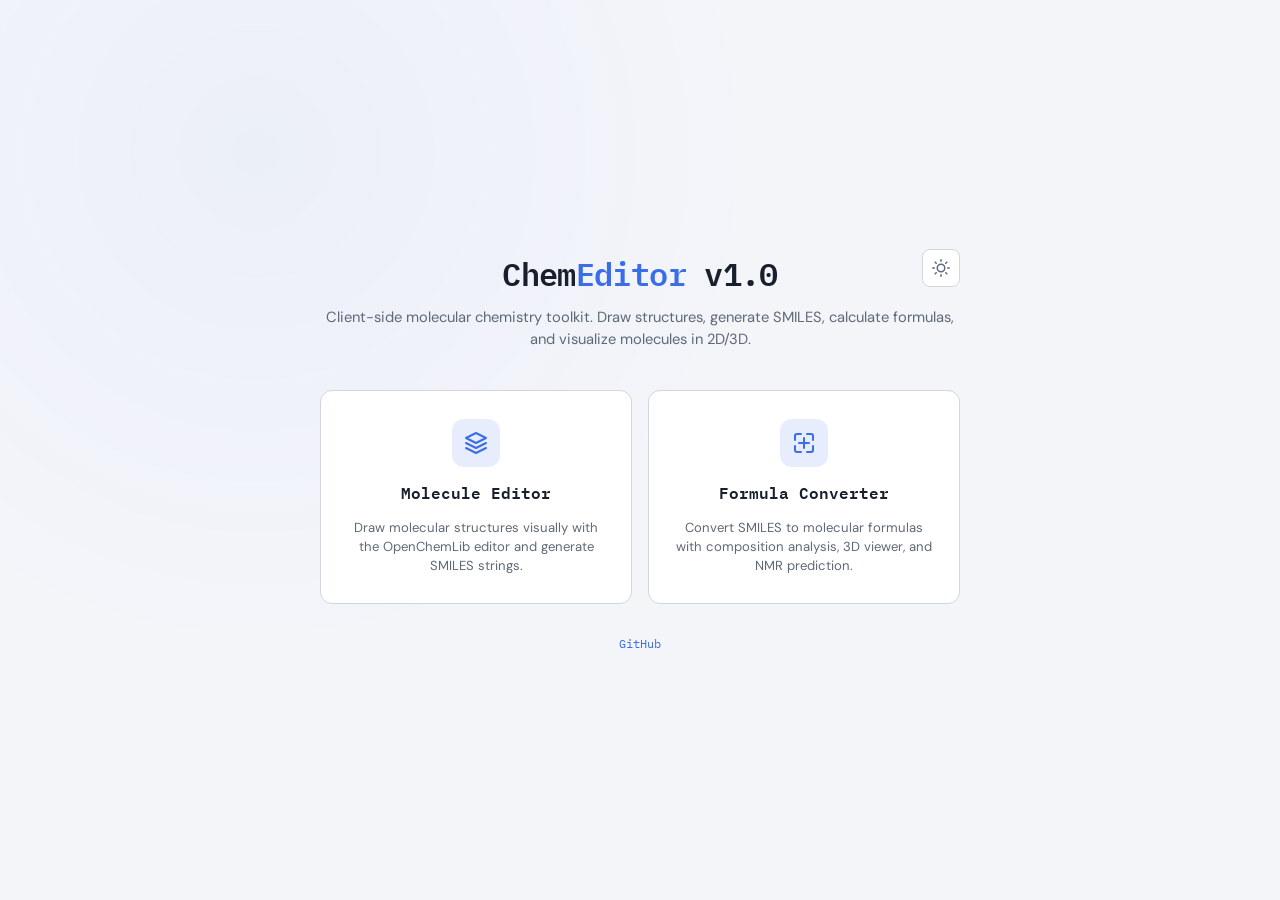
<file: index.html>
<!DOCTYPE html>
<html lang="en">
<head>
<meta charset="UTF-8">
<meta name="viewport" content="width=device-width, initial-scale=1.0">
<title>ChemEditor v1.0</title>
<link rel="icon" type="image/svg+xml" href="favicon.svg">

<script>(function(){var t=localStorage.getItem('smiles-theme');if(t)document.documentElement.setAttribute('data-theme',t);else if(window.matchMedia&&window.matchMedia('(prefers-color-scheme:light)').matches)document.documentElement.setAttribute('data-theme','light');})();</script>
<link rel="preconnect" href="https://fonts.googleapis.com">
<link href="https://fonts.googleapis.com/css2?family=IBM+Plex+Mono:wght@400;500;600&family=DM+Sans:wght@400;500;600;700&display=swap" rel="stylesheet">

<style>
  :root, [data-theme="dark"] {
    --bg: #0c0f13;
    --surface: #151a21;
    --surface-2: #1c222b;
    --border: #2a3140;
    --text: #e4e8ef;
    --text-dim: #7a8599;
    --accent: #4a7cff;
    --accent-glow: rgba(74, 124, 255, 0.15);
    --ambient-glow: rgba(74,124,255,0.06);
    --font-mono: 'IBM Plex Mono', monospace;
    --font-sans: 'DM Sans', sans-serif;
  }
  [data-theme="light"] {
    --bg: #f3f5f9;
    --surface: #ffffff;
    --surface-2: #eaecf2;
    --border: #d0d5df;
    --text: #1a1f2e;
    --text-dim: #5f6878;
    --accent: #3b6de8;
    --accent-glow: rgba(59, 109, 232, 0.12);
    --ambient-glow: rgba(59,109,232,0.04);
  }

  *, *::before, *::after { box-sizing: border-box; margin: 0; padding: 0; }

  body {
    font-family: var(--font-sans);
    background: var(--bg);
    color: var(--text);
    min-height: 100vh;
    display: flex;
    flex-direction: column;
    align-items: center;
    justify-content: center;
    padding: 2rem 1rem;
    transition: background 0.3s, color 0.3s;
  }

  body::before {
    content: '';
    position: fixed;
    top: -40%; left: -20%;
    width: 80vw; height: 80vw;
    background: radial-gradient(circle, var(--ambient-glow) 0%, transparent 70%);
    pointer-events: none;
    z-index: 0;
  }

  .container {
    position: relative;
    z-index: 1;
    max-width: 640px;
    width: 100%;
    text-align: center;
  }

  .header {
    position: relative;
    margin-bottom: 2.5rem;
  }

  .header h1 {
    font-family: var(--font-mono);
    font-size: 2rem;
    font-weight: 600;
    letter-spacing: -0.02em;
    margin-bottom: 0.5rem;
  }

  .header h1 .accent { color: var(--accent); }

  .header p {
    color: var(--text-dim);
    font-size: 0.92rem;
    line-height: 1.5;
  }

  .cards {
    display: grid;
    grid-template-columns: 1fr 1fr;
    gap: 1rem;
    margin-bottom: 2rem;
  }

  .card {
    background: var(--surface);
    border: 1px solid var(--border);
    border-radius: 12px;
    padding: 1.75rem 1.5rem;
    text-decoration: none;
    color: var(--text);
    transition: border-color 0.2s, transform 0.15s;
    display: flex;
    flex-direction: column;
    align-items: center;
    gap: 0.75rem;
  }

  .card:hover {
    border-color: var(--accent);
    transform: translateY(-2px);
  }

  .card-icon {
    width: 48px;
    height: 48px;
    display: flex;
    align-items: center;
    justify-content: center;
    background: var(--accent-glow);
    border-radius: 12px;
    color: var(--accent);
  }

  .card-icon svg {
    width: 24px;
    height: 24px;
    stroke: currentColor;
    fill: none;
    stroke-width: 2;
    stroke-linecap: round;
    stroke-linejoin: round;
  }

  .card h2 {
    font-family: var(--font-mono);
    font-size: 1rem;
    font-weight: 600;
  }

  .card p {
    color: var(--text-dim);
    font-size: 0.82rem;
    line-height: 1.45;
  }

  .footer {
    color: var(--text-dim);
    font-size: 0.75rem;
    font-family: var(--font-mono);
  }

  .footer a {
    color: var(--accent);
    text-decoration: none;
  }
  .footer a:hover { text-decoration: underline; }

  /* Theme toggle */
  .theme-toggle {
    position: absolute;
    top: 0;
    right: 0;
    background: var(--surface);
    border: 1px solid var(--border);
    border-radius: 8px;
    width: 38px; height: 38px;
    display: flex;
    align-items: center;
    justify-content: center;
    cursor: pointer;
    color: var(--text-dim);
    transition: border-color 0.2s, color 0.2s;
  }
  .theme-toggle:hover { border-color: var(--accent); color: var(--text); }
  .theme-toggle .icon-sun, .theme-toggle .icon-moon { pointer-events: none; }
  [data-theme="light"] .theme-toggle .icon-sun { display: none; }
  [data-theme="light"] .theme-toggle .icon-moon { display: inline; }
  :root .theme-toggle .icon-sun, [data-theme="dark"] .theme-toggle .icon-sun { display: inline; }
  :root .theme-toggle .icon-moon, [data-theme="dark"] .theme-toggle .icon-moon { display: none; }

  @media (max-width: 520px) {
    .cards { grid-template-columns: 1fr; }
    .header h1 { font-size: 1.5rem; }
  }
</style>
</head>
<body>

<div class="container">
  <div class="header">
    <button class="theme-toggle" id="theme-toggle" aria-label="Toggle theme">
      <svg class="icon-sun" width="18" height="18" viewBox="0 0 24 24" fill="none" stroke="currentColor" stroke-width="2" stroke-linecap="round" stroke-linejoin="round"><circle cx="12" cy="12" r="5"/><line x1="12" y1="1" x2="12" y2="3"/><line x1="12" y1="21" x2="12" y2="23"/><line x1="4.22" y1="4.22" x2="5.64" y2="5.64"/><line x1="18.36" y1="18.36" x2="19.78" y2="19.78"/><line x1="1" y1="12" x2="3" y2="12"/><line x1="21" y1="12" x2="23" y2="12"/><line x1="4.22" y1="19.78" x2="5.64" y2="18.36"/><line x1="18.36" y1="5.64" x2="19.78" y2="4.22"/></svg>
      <svg class="icon-moon" width="18" height="18" viewBox="0 0 24 24" fill="none" stroke="currentColor" stroke-width="2" stroke-linecap="round" stroke-linejoin="round"><path d="M21 12.79A9 9 0 1 1 11.21 3 7 7 0 0 0 21 12.79z"/></svg>
    </button>
    <h1>Chem<span class="accent">Editor</span> v1.0</h1>
    <p>Client-side molecular chemistry toolkit. Draw structures, generate SMILES, calculate formulas, and visualize molecules in 2D/3D.</p>
  </div>

  <div class="cards">
    <a class="card" href="molecule_drawing.html">
      <div class="card-icon">
        <svg viewBox="0 0 24 24"><path d="M12 2L2 7l10 5 10-5-10-5z"/><path d="M2 17l10 5 10-5"/><path d="M2 12l10 5 10-5"/></svg>
      </div>
      <h2>Molecule Editor</h2>
      <p>Draw molecular structures visually with the OpenChemLib editor and generate SMILES strings.</p>
    </a>
    <a class="card" href="smiles_to_formula.html">
      <div class="card-icon">
        <svg viewBox="0 0 24 24"><path d="M9 3H5a2 2 0 0 0-2 2v4"/><path d="M15 3h4a2 2 0 0 1 2 2v4"/><path d="M9 21H5a2 2 0 0 1-2-2v-4"/><path d="M15 21h4a2 2 0 0 0 2-2v-4"/><line x1="7" y1="12" x2="17" y2="12"/><line x1="12" y1="7" x2="12" y2="17"/></svg>
      </div>
      <h2>Formula Converter</h2>
      <p>Convert SMILES to molecular formulas with composition analysis, 3D viewer, and NMR prediction.</p>
    </a>
  </div>

  <div class="footer">
    <a href="https://github.com/QuangTran2605/ChemEditor-v1.0">GitHub</a>
  </div>
</div>

<script>
  (function() {
    const saved = localStorage.getItem('smiles-theme');
    if (saved) document.documentElement.setAttribute('data-theme', saved);
    else if (window.matchMedia('(prefers-color-scheme: light)').matches) document.documentElement.setAttribute('data-theme', 'light');
  })();
  document.getElementById('theme-toggle').addEventListener('click', () => {
    const next = document.documentElement.getAttribute('data-theme') === 'light' ? 'dark' : 'light';
    document.documentElement.setAttribute('data-theme', next);
    localStorage.setItem('smiles-theme', next);
  });
</script>
</body>
</html>
</file>
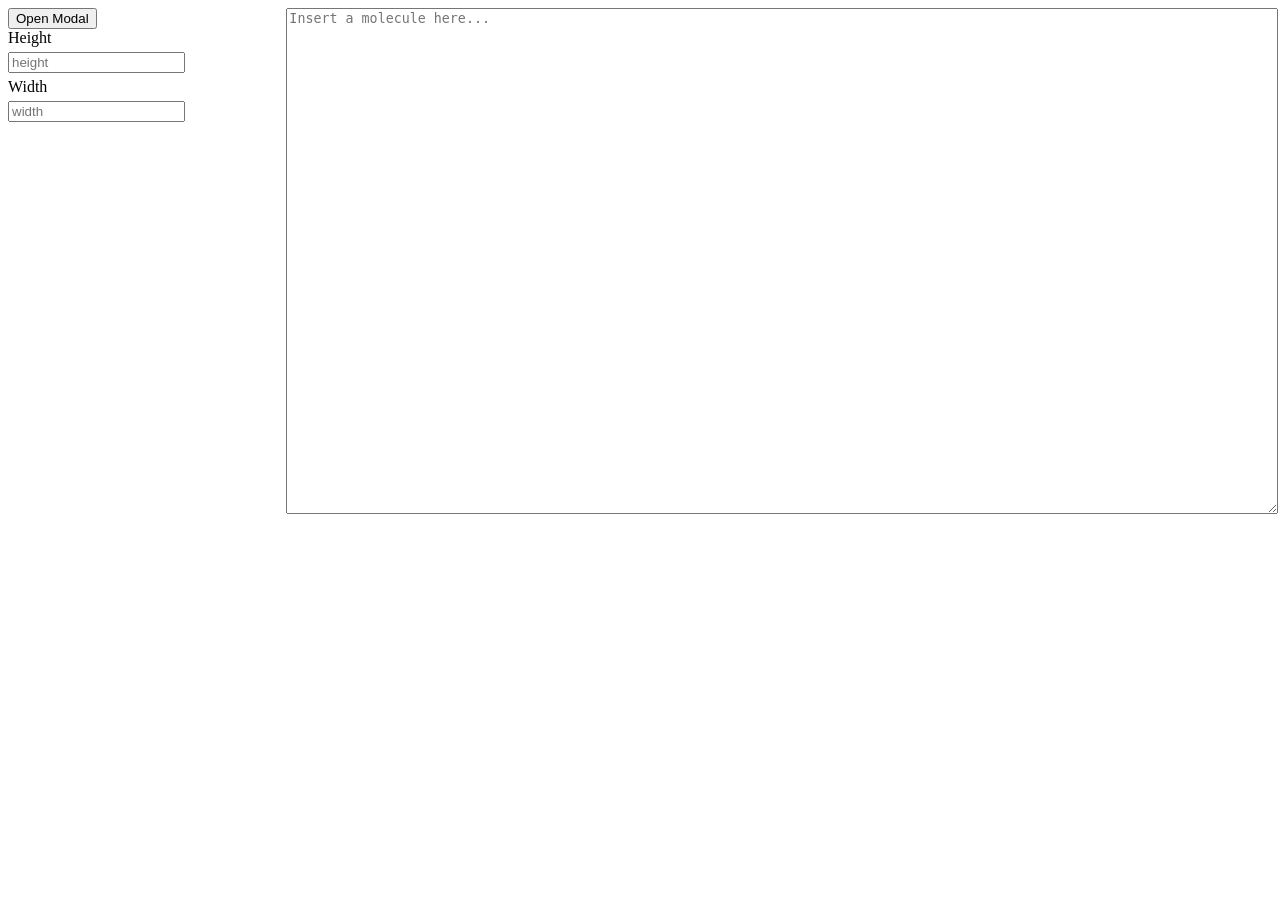
<file: ketcher/iframe.html>
<!DOCTYPE html>
<html lang="en">
  <head>
    <meta charset="UTF-8" />
    <meta http-equiv="X-UA-Compatible" content="IE=edge" />
    <meta name="viewport" content="width=device-width, initial-scale=1.0" />
    <title>Document</title>
    <style>
      .modal {
        display: block;
        position: fixed;
        z-index: 1;
        left: 0;
        top: 0;
        width: 100%;
        height: 100%;
        overflow: auto;
        background-color: rgb(0, 0, 0);
        background-color: rgba(0, 0, 0, 0.4);
      }

      .modal-content {
        background-color: #fefefe;
        margin: 0% auto;
        padding: 20px;
        border: 1px solid #888;
        width: 80%;
      }

      .close {
        color: #aaa;
        float: right;
        font-size: 28px;
        font-weight: bold;
      }

      .close:hover,
      .close:focus {
        color: black;
        text-decoration: none;
        cursor: pointer;
      }

      .inputs {
        display: flex;
        flex-direction: column;
      }

      .columns {
        width: 100%;
        display: flex;
        gap: 40px;
      }

      .columns > div:nth-child(2) {
        width: 80%;
      }

      textarea {
        width: 100%;
        height: 500px;
      }

      input {
        margin: 5px 0;
      }

      label {
        margin-right: 20px;
      }
    </style>
  </head>
  <body>
    <div class="columns">
      <div>
        <button>Open Modal</button>
        <div class="inputs">
          <div>
            <label for="height">Height</label>
            <input id="height" placeholder="height" class="height" />
          </div>
          <div>
            <label for="width">Width</label>
            <input id="width" placeholder="width" class="width" />
          </div>
        </div>
      </div>
      <div>
        <textarea
          class="molecule"
          placeholder="Insert a molecule here..."
        ></textarea>
      </div>
    </div>
    <script defer>
      const button = document.querySelector('button');
      const textarea = document.querySelector('.molecule');
      const width = document.querySelector('.width');
      const height = document.querySelector('.height');
      const modalContent = `
        <div class="modal-content">
            <span class="close">&times;</span>
            <iframe
            width="784"
            height="624"
            id="iframe"
            src="index.html"
            sandbox="allow-scripts allow-same-origin"
            ></iframe>
        </div>
      `;
      let modal;
      let closeIcon;
      let iframe;

      function closeModal() {
        closeIcon.removeEventListener('click', closeModal);
        modal.remove();
      }

      function createModal() {
        modal = document.createElement('div');
        modal.classList.add('modal');
        modal.innerHTML = modalContent;
        document.body.appendChild(modal);

        closeIcon = document.querySelector('.close');
        iframe = document.getElementById('iframe');
        iframe.style.height = height.value + 'px';
        iframe.style.width = width.value + 'px';

        closeIcon.addEventListener('click', closeModal);
      }

      button.onclick = createModal;
      window.onclick = function (event) {
        if (event.target == modal) {
          closeModal();
        }
      };

      window.addEventListener('message', (event) => {
        if (event.data.eventType === 'init') {
          iframe.contentWindow.ketcher.setMolecule(textarea.value);
        }
      });
    </script>
  </body>
</html>
</file>
